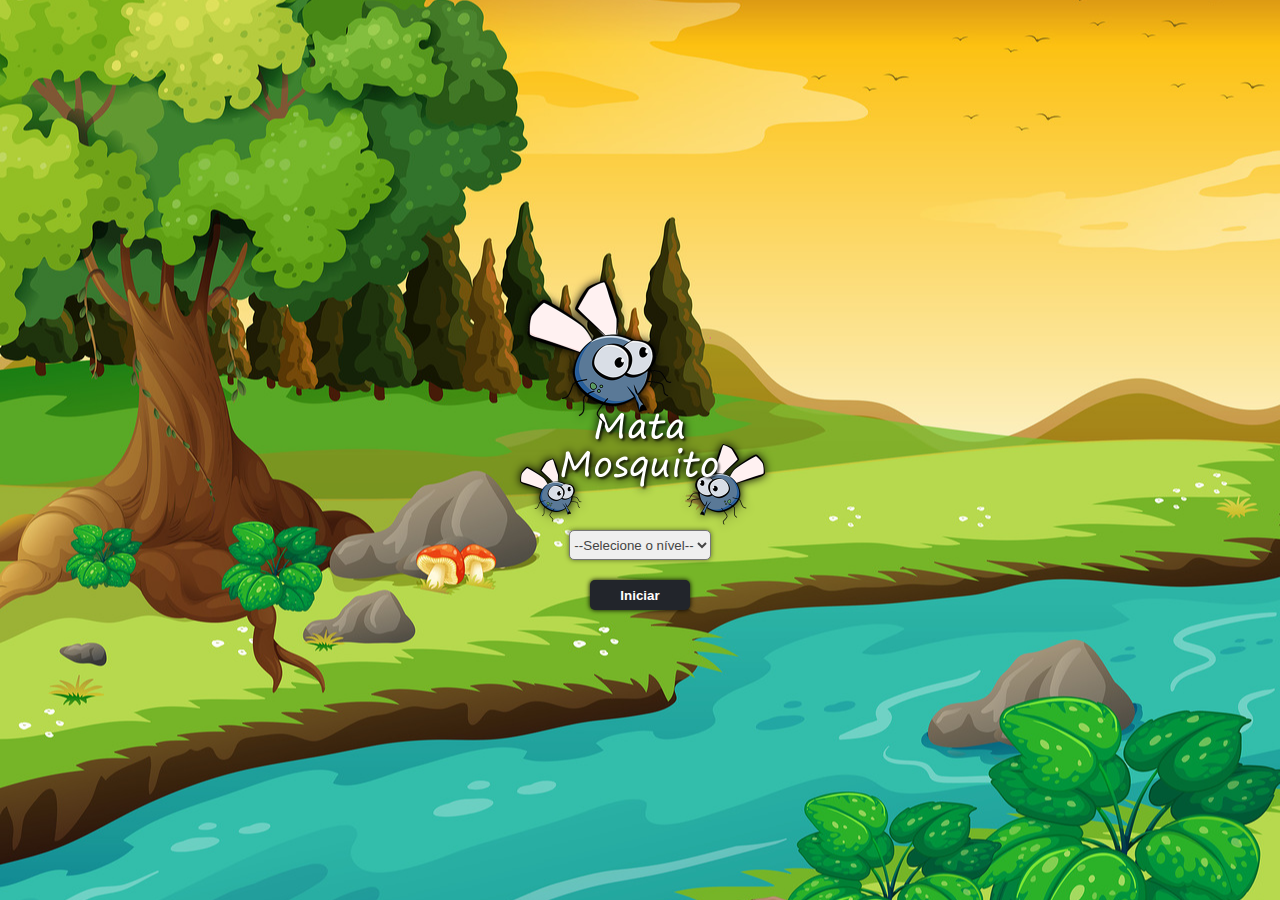
<file: index.html>
<!DOCTYPE html>
<html lang="pt-br">
<head>
    <meta charset="UTF-8">
    <meta name="viewport" content="width=device-width, initial-scale=1.0">
    <title>Mata Mosquito</title>
    <link rel="shortcut icon" href="imagens/mosquito.ico" type="image/x-icon">
    <link rel="stylesheet" href="estilos/pags.css">
    <link rel="stylesheet" href="estilos/global.css">
    <style>
        select {
            margin-bottom: 20px;
            height: 30px;
            border-radius: 5px;
            color: #444;
            text-align: center;
            box-shadow: 0px 0px 5px rgba(0, 0, 0, 0.514);
        }
    </style>
</head>
<body>
    <img src="imagens/game.png" alt="">
    <select id="nivel">
        <option value="">--Selecione o nível--</option>
        <option value="normal">Normal</option>
        <option value="dificil">Difícil</option>
        <option value="hard">Hard</option>
    </select>
    <button id="iniciar">Iniciar</button>

    <script>
        let iniciar = document.getElementById('iniciar')
        iniciar.addEventListener('click', () => {
            let nivel = document.getElementById('nivel').value
            if(nivel === ''){
                alert('Selecione um nível para iniciar o jogo')
                return false
            } 
            window.location.href = 'pags/jogo.html?' + nivel
            
        })
        
        
    </script>
</body>
</html>
</file>
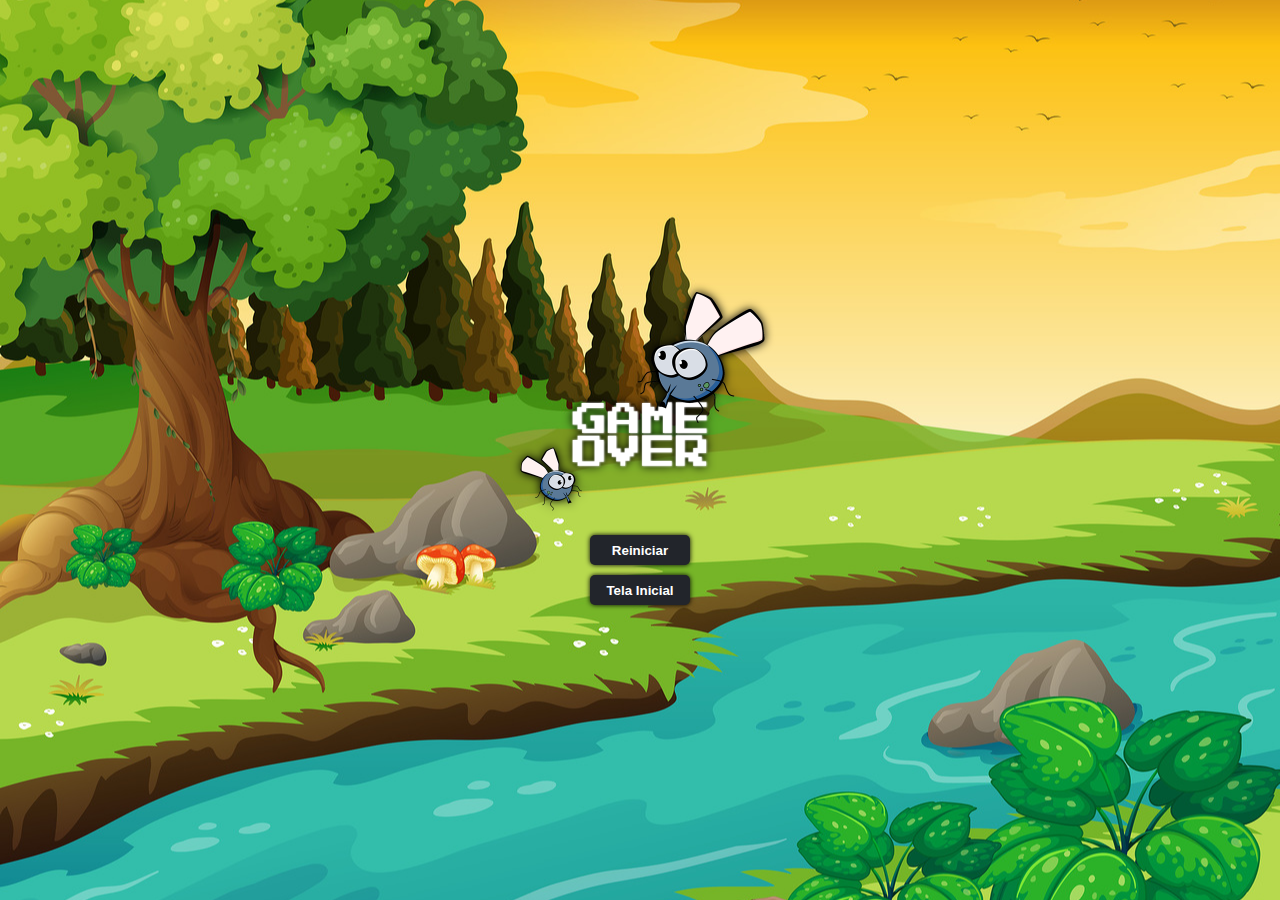
<file: pags/gameOver.html>
<!DOCTYPE html>
<html lang="pt-br">
<head>
    <meta charset="UTF-8">
    <meta name="viewport" content="width=device-width, initial-scale=1.0">
    <title>Mata Mosquito</title>
    <link rel="shortcut icon" href="../imagens/mosquito.ico" type="image/x-icon">
    <link rel="stylesheet" href="../estilos/pags.css">
    <link rel="stylesheet" href="../estilos/global.css"> 
</head>
<body>
    <img src="../imagens/game_over.png">
    <button id="reiniciarOver">Reiniciar</button>
    <button id="iniciarOver">Tela Inicial</button>
    <script>
        let janela;
        let reiniciarOver = document.getElementById('reiniciarOver')
        let iniciarOver = document.getElementById('iniciarOver')

        reiniciarOver.addEventListener('click', () => {
            janela = open('jogo.html', '_self')
        })
        iniciarOver.addEventListener('click', () => {
            open("../index.html", '_self')
        }) 
    </script>
</body>
</html>
</file>
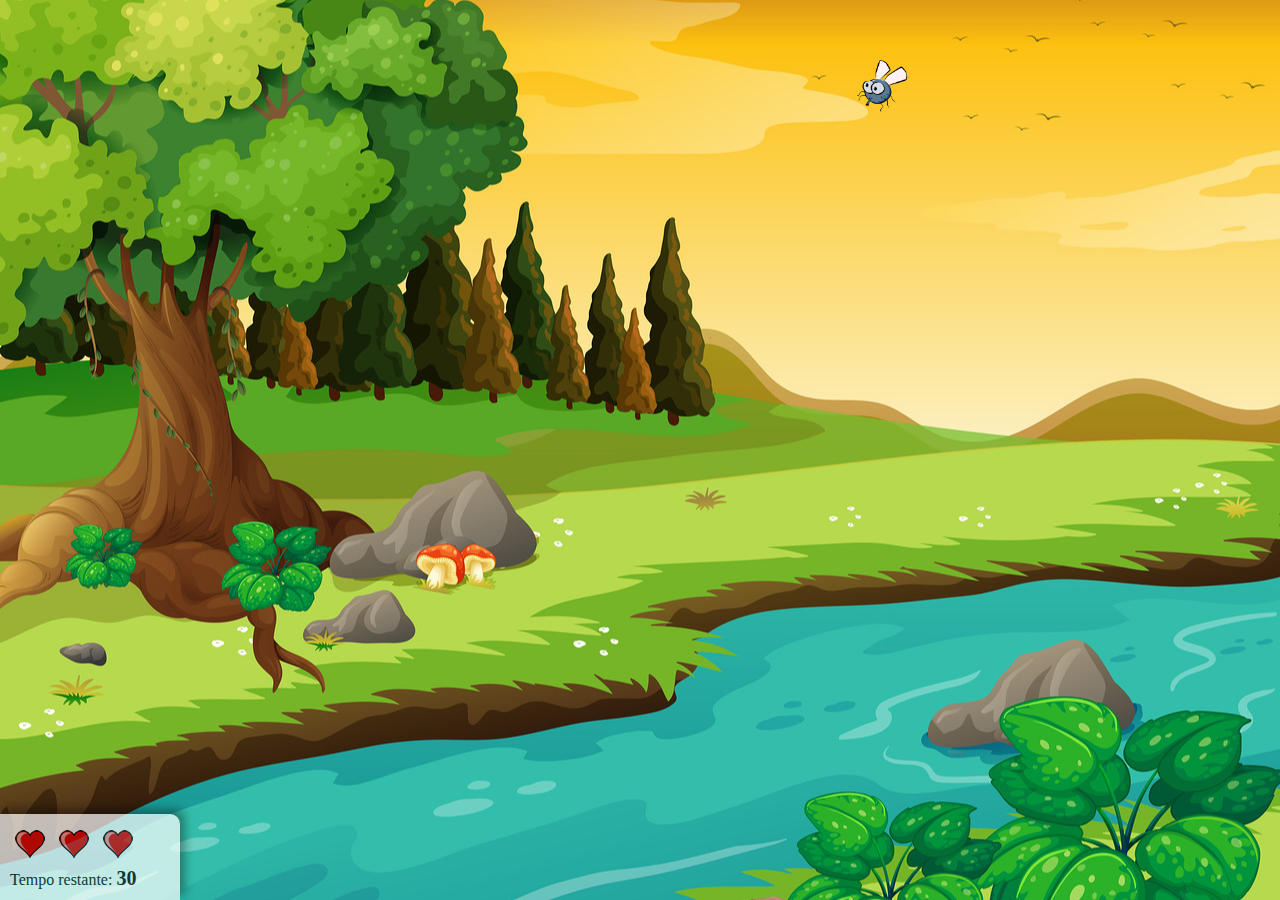
<file: pags/jogo.html>
<!DOCTYPE html>
<html lang="pt-br">
<head>
    <meta charset="UTF-8">
    <meta name="viewport" content="width=device-width, initial-scale=1.0">
    <title>Mata Mosquito</title>
    <link rel="shortcut icon" href="../imagens/mosquito.ico" type="image/x-icon">
    <script src="../script/script.js" defer></script>
    <link rel="stylesheet" href="../estilos/main.css">
    <link rel="stylesheet" href="../estilos/global.css">
</head>
<body onresize="ajusta()">
    <div class="painel">
        <div class="vidas">
            <img class="coracao" id="c1" src="../imagens/coracao_cheio.png" alt="">
            <img class="coracao" id="c2" src="../imagens/coracao_cheio.png" alt="">
            <img class="coracao" id="c3" src="../imagens/coracao_cheio.png" alt="">
        </div>
        <audio id="audioMosquito" src="../mosca.mp3"></audio>
        <p>Tempo restante: <span class="tempo">30</span></p>
    </div>

    <script>
        window.onload = (() => {
            let audio = document.getElementById('audioMosquito');
            audio.play();
        })
    </script>
</body>
</html>
</file>
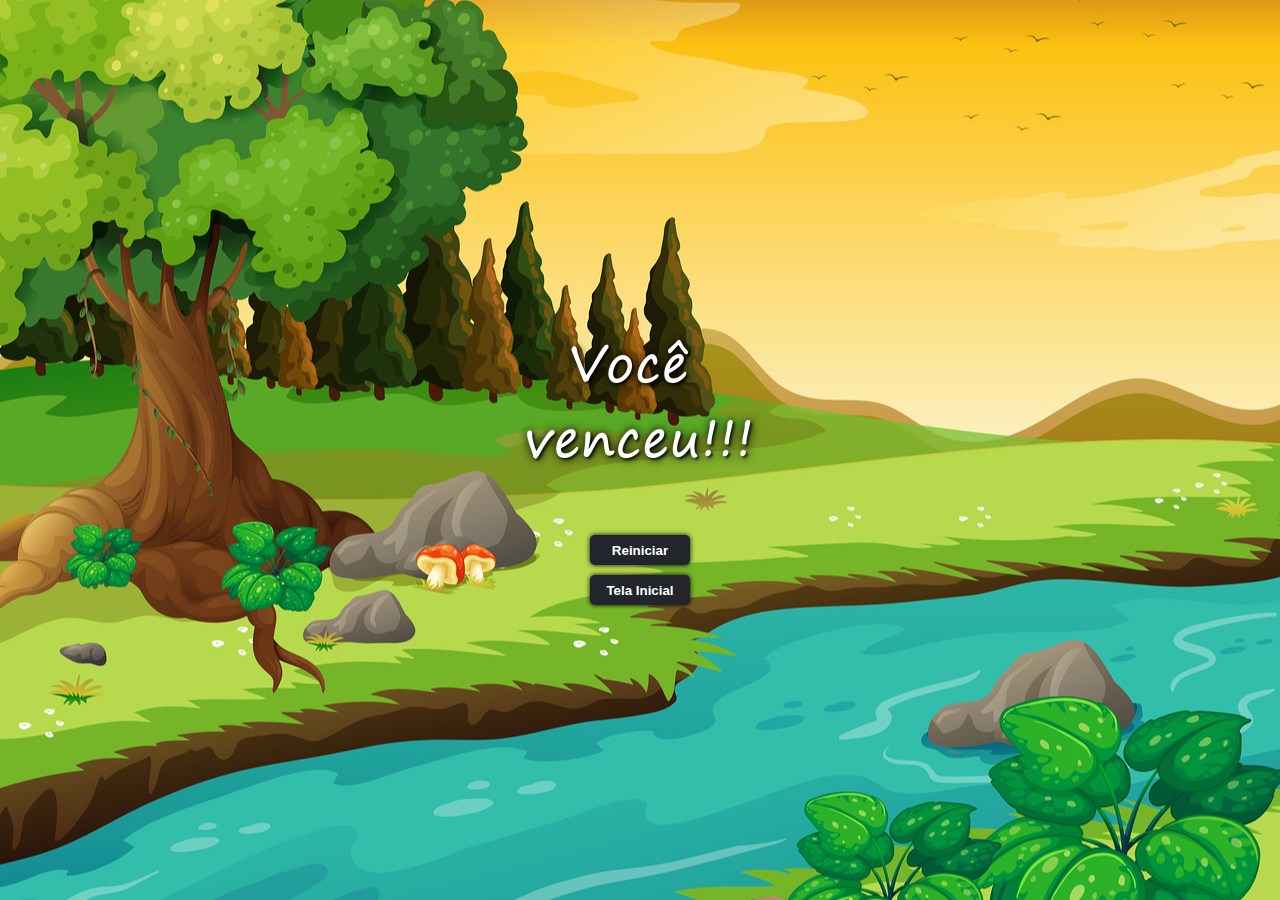
<file: pags/win.html>
<!DOCTYPE html>
<html lang="pt-br">
<head>
    <meta charset="UTF-8">
    <meta name="viewport" content="width=device-width, initial-scale=1.0">
    <title>Mata Mosquito</title>
    <link rel="shortcut icon" href="../imagens/mosquito.ico" type="image/x-icon">
    <link rel="stylesheet" href="../estilos/pags.css">
    <link rel="stylesheet" href="../estilos/global.css">
</head>
<body>
    <img src="../imagens/vitoria.png">
    <button id="reiniciarWin">Reiniciar</button>
    <button id="iniciarWin">Tela Inicial</button>
    <script>
        let janela;
        let reiniciarWin = document.getElementById('reiniciarWin')
        let iniciarWin = document.getElementById('iniciarWin')

        reiniciarWin.addEventListener('click', () => {
            janela = open('jogo.html', '_self')
        })
        iniciarWin.addEventListener('click', () => {
            open("../index.html", '_self')
        }) 
    </script>
</body>
</html>
</file>
<file: estilos/pags.css>
@charset "UTF-8";
* {
    padding: 0px;
    margin: 0px;
    box-sizing: border-box;
}
body {
    width: 100vw;
    height: 100vh;
    display: flex;
    justify-content: center;
    align-items: center;
    flex-direction: column;
    background-image: url(../imagens/bg.jpg);
    background-repeat: no-repeat;
    background-position: center center;
    background-size: cover;
}
img {
    width: 250px;
    filter: drop-shadow(0px 0px 5px black);
}
button {
    width: 100px;
    height: 30px;
    margin-bottom: 10px;
    border-radius: 5px;
    border: none;
    background-color: #22252B;
    color: #fff;
    font-weight: bolder;
    font-family: Arial, Helvetica, sans-serif;
    box-shadow: 0px 0px 5px black;
}
button:hover {
    background-color: #3a404b;
}
</file>
<file: estilos/global.css>
body {
    cursor: url(../imagens/mata_mosca.png), auto;
}
</file>
<file: estilos/main.css>
@charset "UTF-8";
* {
    padding: 0px;
    margin: 0px;
    box-sizing: border-box;
}
body {
    width: 100vw;
    height: 100vh;
    display: flex;
    justify-content: center;
    align-items: center;
    flex-direction: column;
    background-image: url(../imagens/bg.jpg);
    background-repeat: no-repeat;
    background-position: center center;
    background-size: cover;
    overflow: hidden;
}
.painel {
    position: absolute;
    width: 180px;
    padding: 10px;
    bottom: 0px;
    left: 0px;
    border-top: solid 1px #fff;
    background-color: #fff;
    opacity: 0.7;
    border-radius: 0px 10px 0px 0px;
    box-shadow: 5px -5px 10px rgba(0, 0, 0, 0.5);
}
.painel > .vidas > .coracao {
    padding: 5px;
}
.painel > p > .tempo {
    font-size: 20px;
    font-weight: bolder;
}
.mosquito1 {
    position: absolute;
    width: 50px;
}
.mosquito2 {
    position: absolute;
    width: 75px;
}
.mosquito3 {
    position: absolute;
    width: 100px;
}
.ladoA {
    transform: scaleX(-1);
}
.ladoB {
    transform: scaleX(1);
}
</file>
